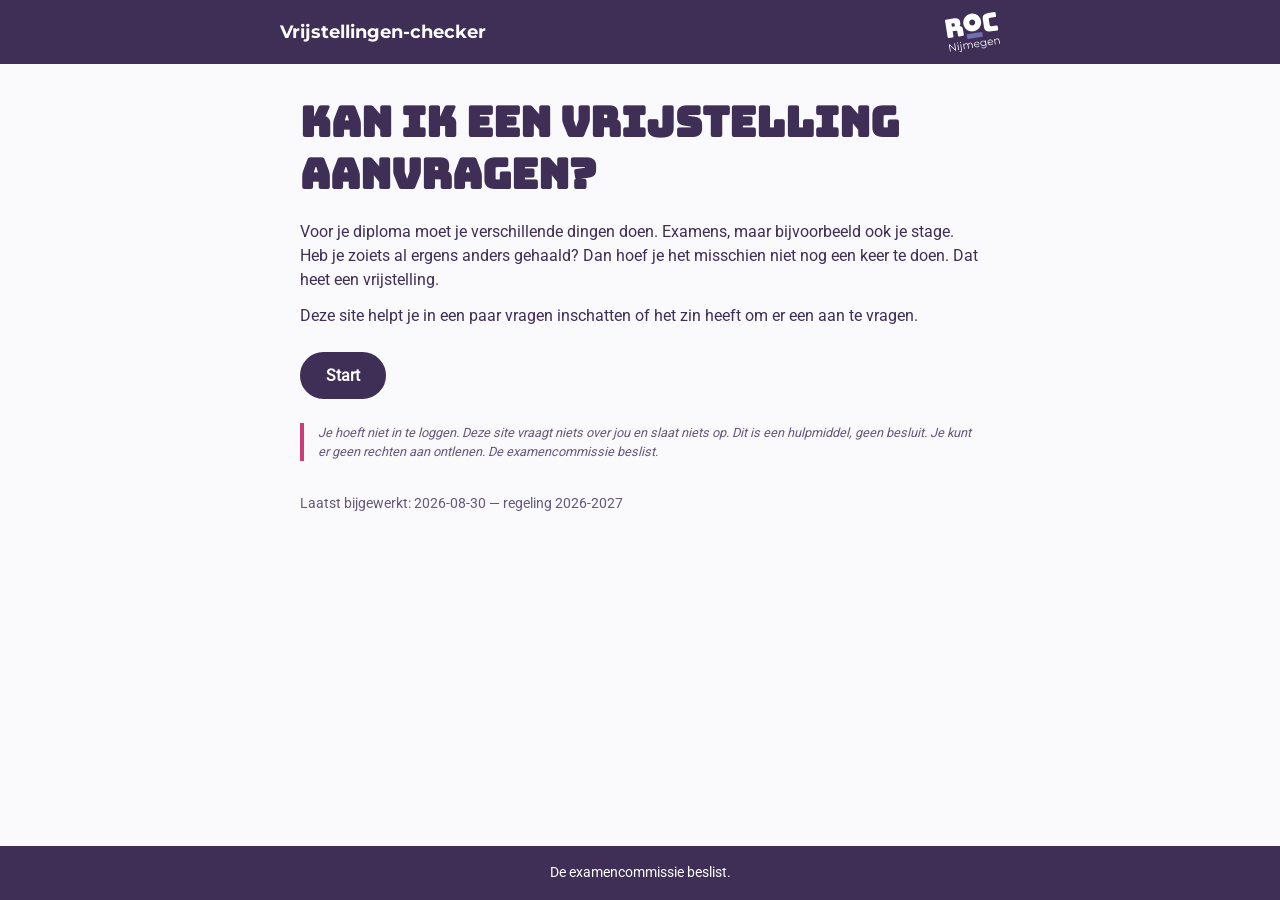
<file: index.html>
<!DOCTYPE html>
<html lang="nl">
<head>
<meta charset="utf-8">
<meta name="viewport" content="width=device-width, initial-scale=1">
<title>Kan ik een vrijstelling aanvragen? — ROC Nijmegen</title>
<meta name="description" content="Interactieve checker: heeft het zin om een vrijstelling aan te vragen bij ROC Nijmegen?">
<link rel="stylesheet" href="css/stijl.css">
</head>
<body>
<noscript>
  <div class="noscript-melding">
    <p>Deze site werkt niet zonder JavaScript. Neem contact op met je studieloopbaanbegeleider
    (slb&#8217;er) om te bespreken of een vrijstelling voor jou zin heeft.</p>
  </div>
</noscript>

<header class="header">
  <div class="header-binnen">
    <span class="header-titel">Vrijstellingen-checker</span>
    <img src="assets/logowit_transp.svg" alt="ROC Nijmegen" class="header-logo">
  </div>
</header>

<main id="hoofd" class="hoofd">
  <div id="app" aria-live="polite"></div>
</main>

<footer class="footer">
  <p>De examencommissie beslist.</p>
</footer>

<script src="js/regels.js"></script>
<script src="js/engine.js"></script>
<script src="js/ui.js"></script>
</body>
</html>
</file>
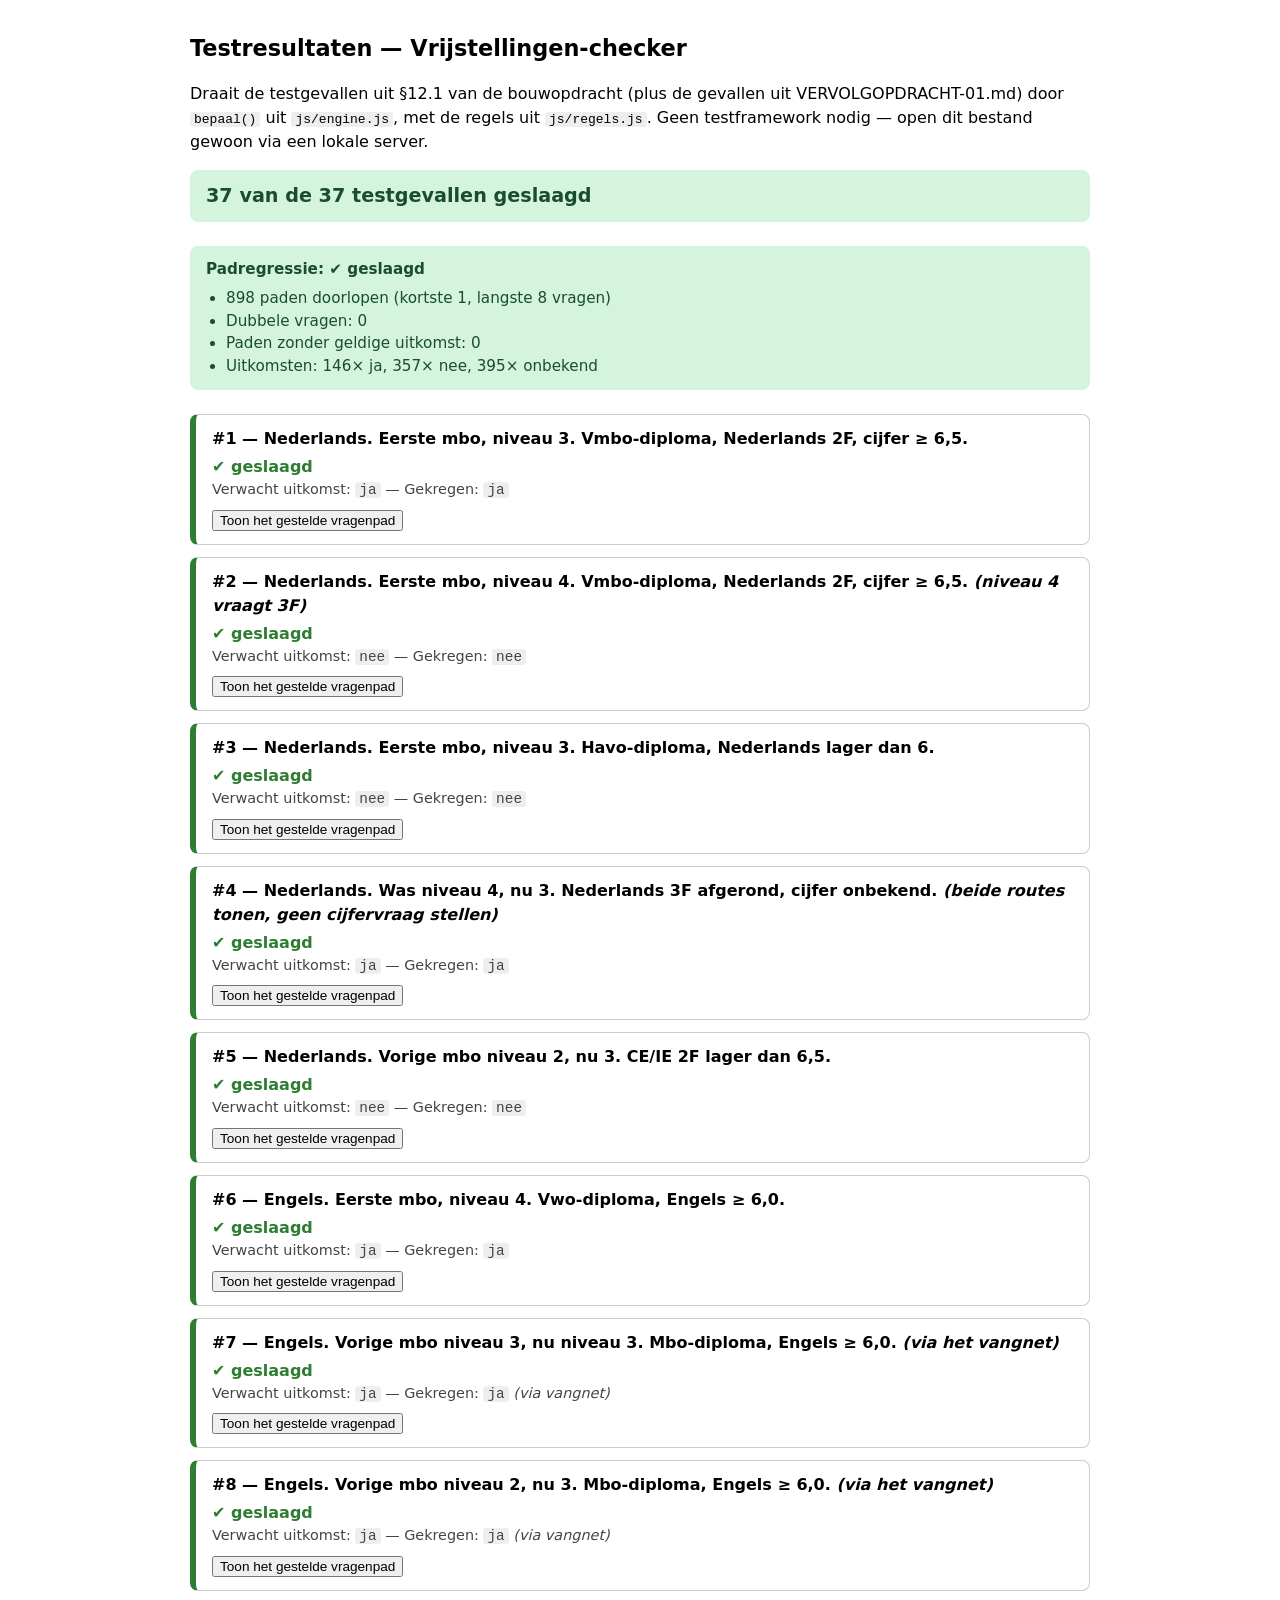
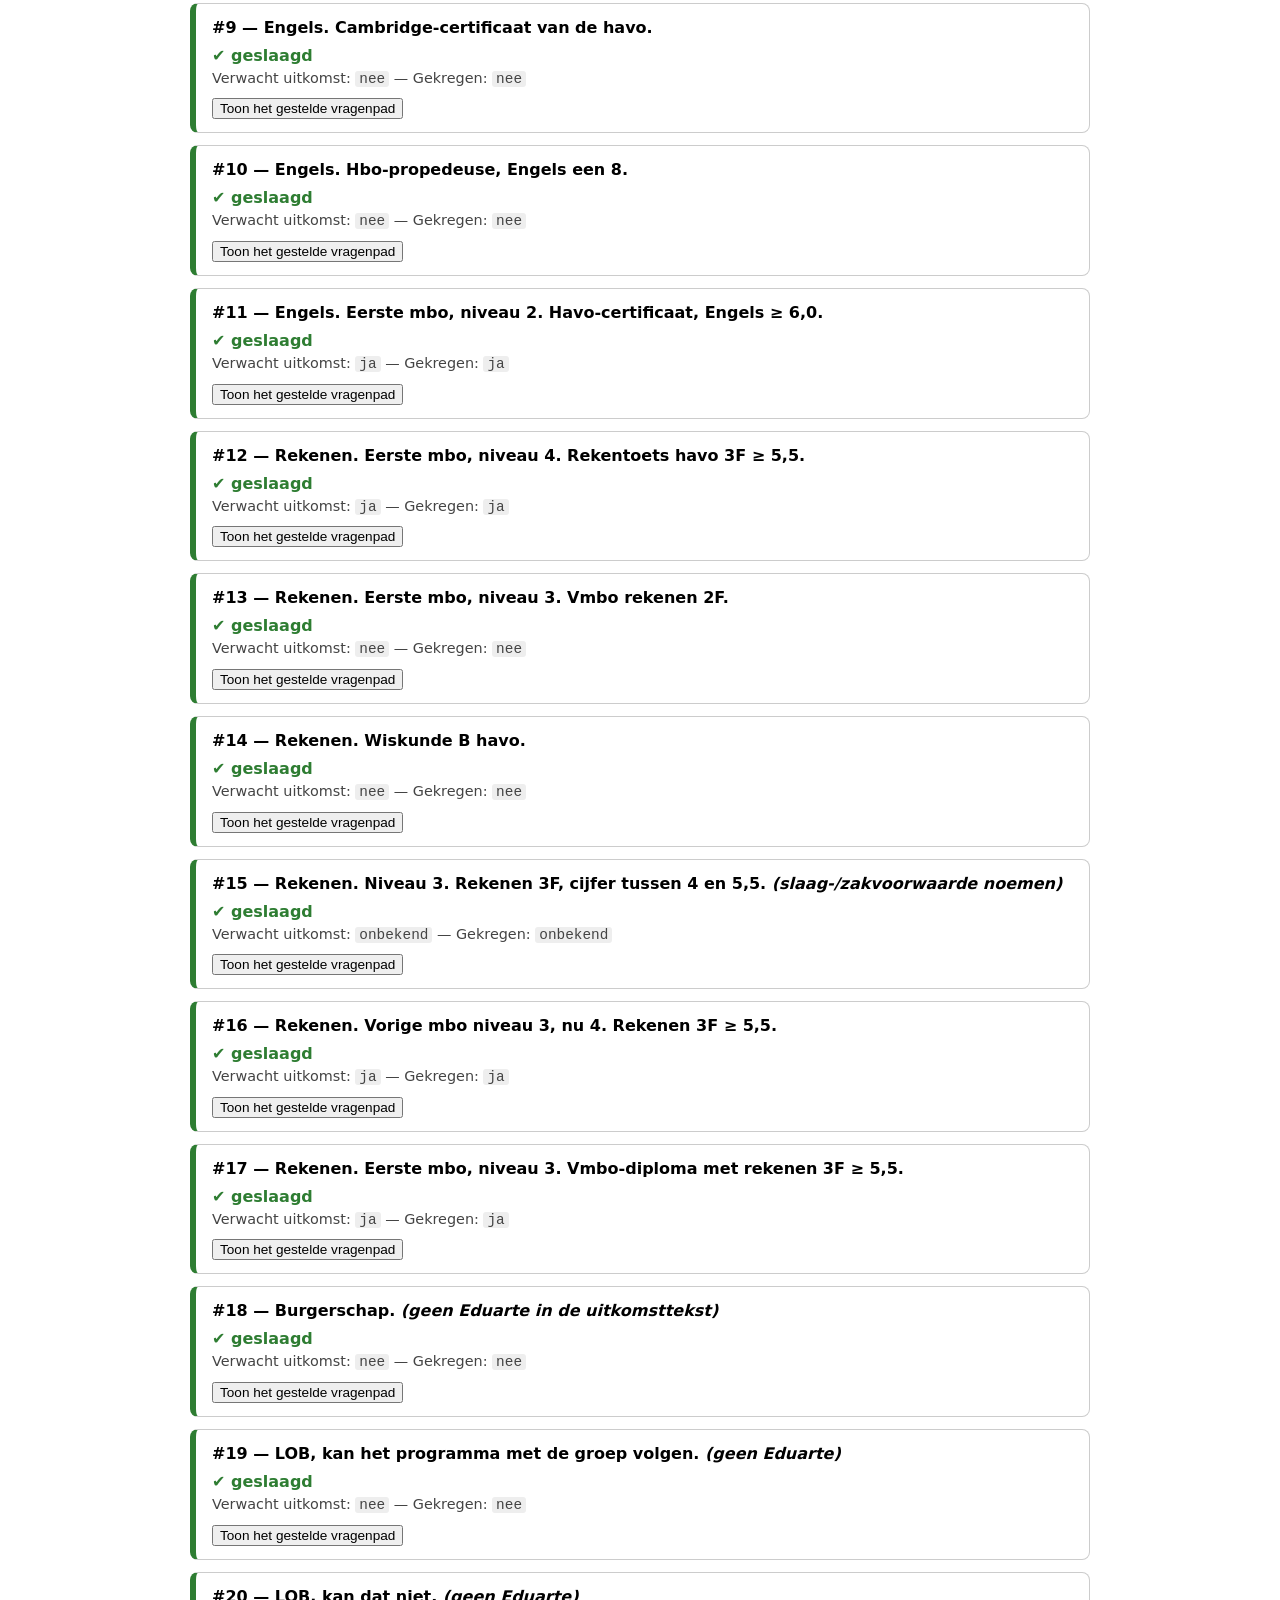
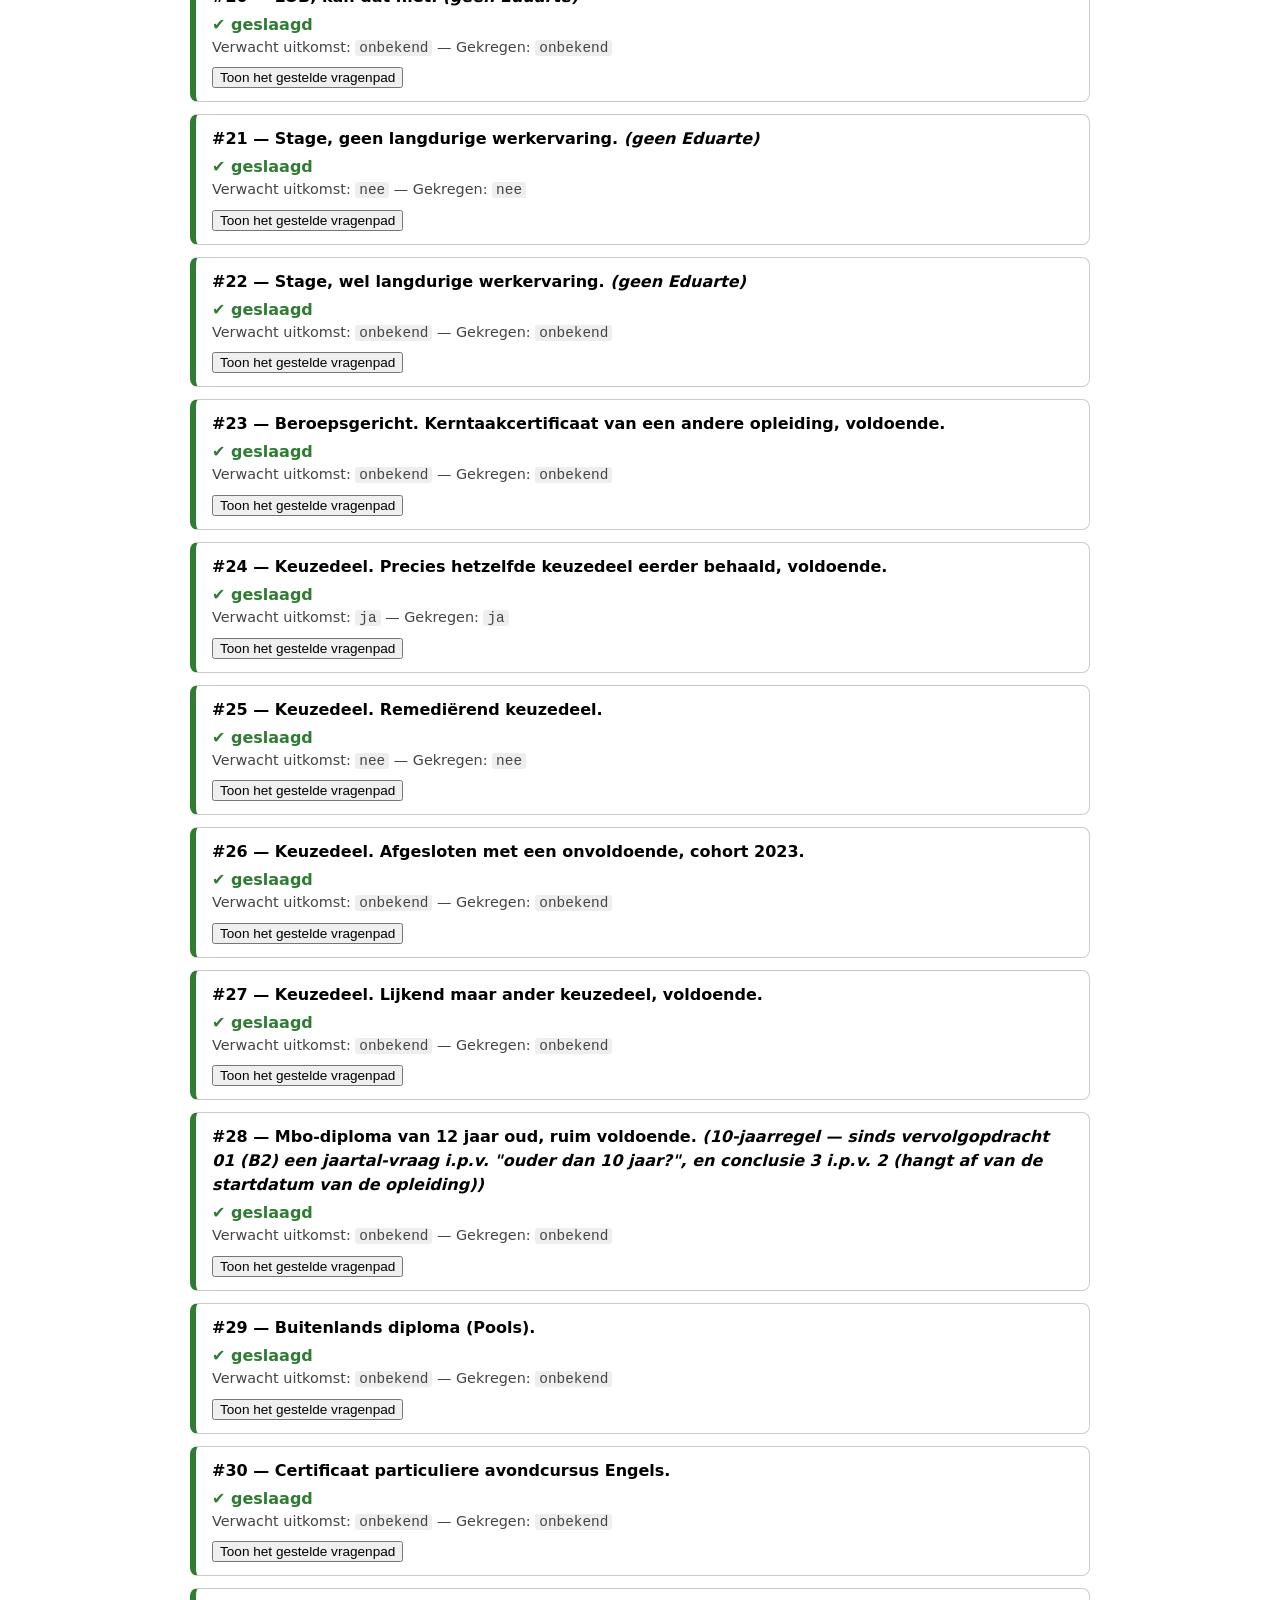
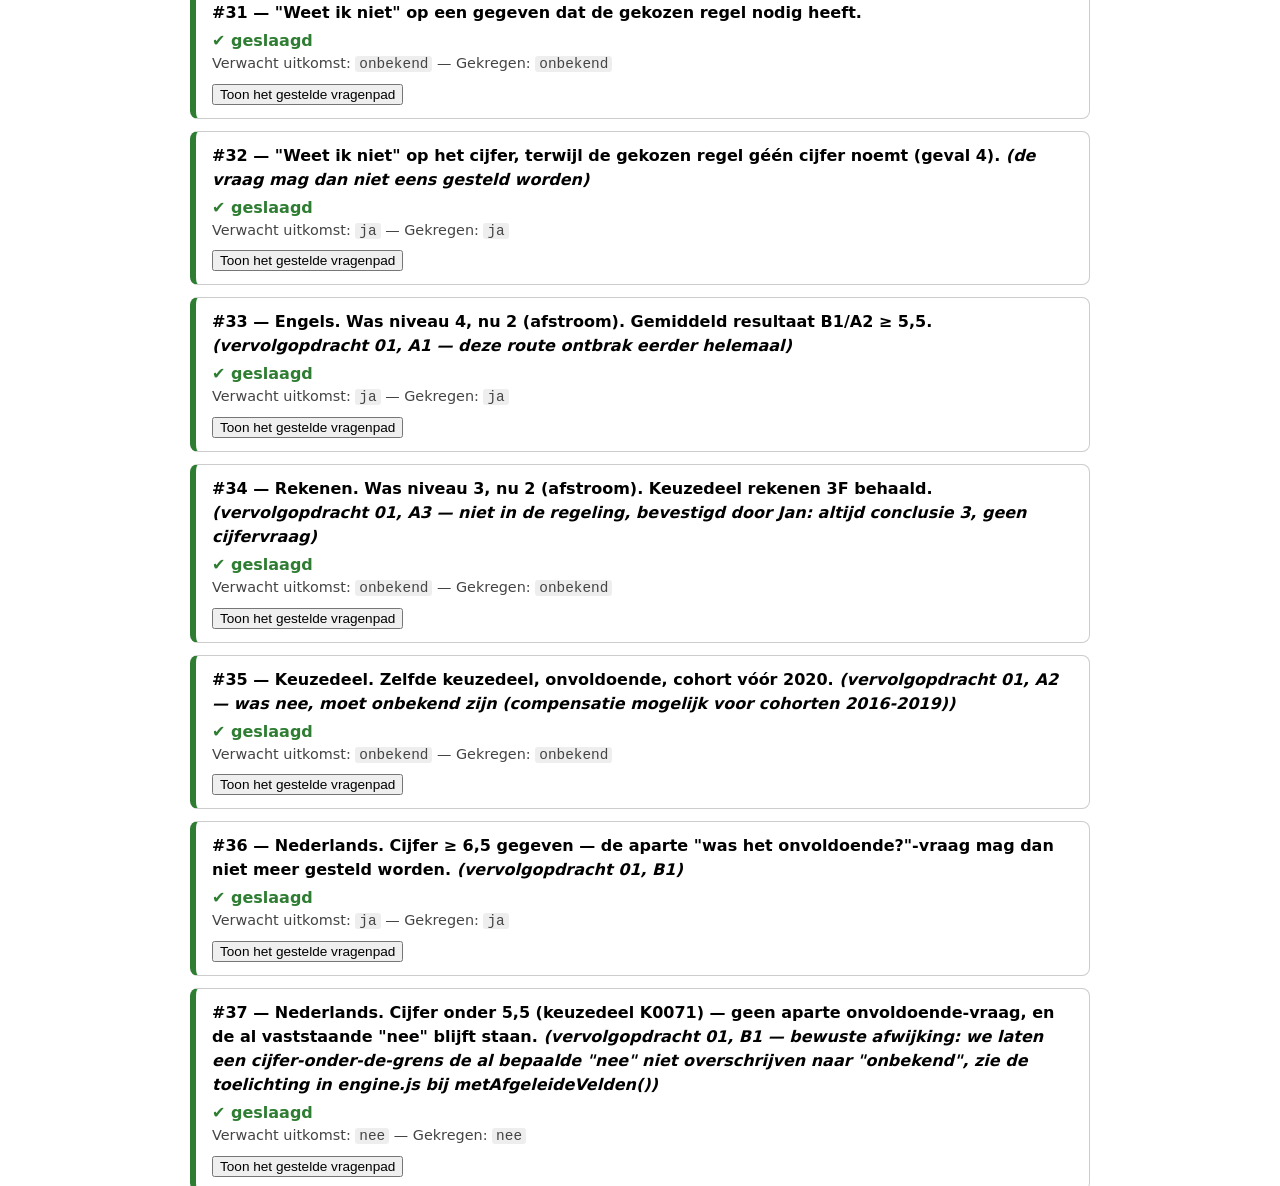
<file: test/run.html>
<!DOCTYPE html>
<html lang="nl">
<head>
<meta charset="utf-8">
<title>Testresultaten — Vrijstellingen-checker</title>
<meta name="robots" content="noindex">
<style>
  :root { color-scheme: light dark; }
  body { font-family: system-ui, sans-serif; max-width: 900px; margin: 2rem auto; padding: 0 1rem; line-height: 1.5; }
  h1 { font-size: 1.4rem; }
  #score { font-size: 1.2rem; font-weight: bold; padding: 0.75rem 1rem; border-radius: 8px; margin-bottom: 1.5rem; }
  #score.alles-geslaagd { background: #d4f4dd; color: #1a4d2e; }
  #score.er-zijn-fouten { background: #fbdada; color: #6b1414; }
  .geval { border: 1px solid #ccc; border-radius: 8px; padding: 0.75rem 1rem; margin-bottom: 0.75rem; }
  .geval.geslaagd { border-left: 6px solid #2e7d32; }
  .geval.gezakt { border-left: 6px solid #c62828; background: #fff5f5; }
  .geval h3 { margin: 0 0 0.25rem; font-size: 1rem; }
  .status { font-weight: bold; }
  .geslaagd .status { color: #2e7d32; }
  .gezakt .status { color: #c62828; }
  .details { font-size: 0.9rem; color: #444; }
  button { margin-top: 0.5rem; font-size: 0.85rem; cursor: pointer; }
  .pad { margin-top: 0.5rem; font-size: 0.85rem; background: #f5f5f5; padding: 0.5rem 0.75rem; border-radius: 6px; display: none; }
  .pad.open { display: block; }
  .pad ol { margin: 0.25rem 0 0; padding-left: 1.25rem; }
  code { background: #eee; padding: 0 0.25rem; border-radius: 3px; }
  #padregressie { font-size: 0.95rem; padding: 0.75rem 1rem; border-radius: 8px; margin-bottom: 1.5rem; }
  #padregressie.alles-geslaagd { background: #d4f4dd; color: #1a4d2e; }
  #padregressie.er-zijn-fouten { background: #fbdada; color: #6b1414; }
  #padregressie ul { margin: 0.35rem 0 0; padding-left: 1.25rem; }
</style>
</head>
<body>
<h1>Testresultaten — Vrijstellingen-checker</h1>
<p>Draait de testgevallen uit §12.1 van de bouwopdracht (plus de gevallen uit
VERVOLGOPDRACHT-01.md) door <code>bepaal()</code> uit <code>js/engine.js</code>, met de regels
uit <code>js/regels.js</code>. Geen testframework nodig — open dit bestand gewoon via een lokale
server.</p>
<div id="score"></div>
<div id="padregressie"></div>
<div id="gevallen"></div>

<script src="../js/regels.js"></script>
<script src="../js/engine.js"></script>
<script src="cases.js"></script>
<script>
(function () {
  const data = window;
  const container = document.getElementById('gevallen');
  let geslaagd = 0;

  TESTGEVALLEN.forEach((geval) => {
    const { pad, resultaat } = simuleerPad(geval.antwoorden, data);
    const gekregen = resultaat.type === 'uitkomst' ? resultaat.uitkomst : `(geen uitkomst — nog vraag "${resultaat.vraag}")`;
    let ok = resultaat.type === 'uitkomst' && resultaat.uitkomst === geval.verwacht;
    const extraProblemen = [];

    if (geval.controleerGeenVeld) {
      const gevraagd = pad.filter((p) => geval.controleerGeenVeld.includes(p.veld));
      if (gevraagd.length > 0) {
        ok = false;
        extraProblemen.push(`Deze vraag had niet gesteld mogen worden: ${gevraagd.map((p) => p.veld).join(', ')}`);
      }
    }
    if (geval.controleerVangnet && resultaat.viaVangnet !== true) {
      ok = false;
      extraProblemen.push('Verwacht dat dit via het vangnet (§6.2) zou lopen, maar dat gebeurde niet.');
    }

    if (ok) geslaagd += 1;

    const div = document.createElement('div');
    div.className = 'geval ' + (ok ? 'geslaagd' : 'gezakt');
    const uitleg = geval.toelichting ? ` <em>(${geval.toelichting})</em>` : '';
    div.innerHTML = `
      <h3>#${geval.nr} — ${geval.omschrijving}${uitleg}</h3>
      <div class="status">${ok ? '✔ geslaagd' : '✘ gezakt'}</div>
      <div class="details">
        Verwacht uitkomst: <code>${geval.verwacht}</code> —
        Gekregen: <code>${gekregen}</code>${resultaat.viaVangnet ? ' <em>(via vangnet)</em>' : ''}
        ${extraProblemen.length ? '<br>' + extraProblemen.map((p) => '⚠ ' + p).join('<br>') : ''}
      </div>
      <button type="button">Toon het gestelde vragenpad</button>
      <div class="pad">
        <ol>
          ${pad.map((p) => `<li><strong>${p.vraag}</strong> (veld: <code>${p.veld}</code>) → gegeven: <code>${JSON.stringify(p.gegeven)}</code></li>`).join('')}
        </ol>
        ${resultaat.type === 'uitkomst' && resultaat.regel ? `<p>Toegepaste regel: <code>${resultaat.regel.id}</code><br>Bron: ${resultaat.regel.bron}</p>` : ''}
      </div>
    `;
    const knop = div.querySelector('button');
    const padDiv = div.querySelector('.pad');
    knop.addEventListener('click', () => padDiv.classList.toggle('open'));
    container.appendChild(div);
  });

  const scoreDiv = document.getElementById('score');
  const totaal = TESTGEVALLEN.length;
  scoreDiv.textContent = `${geslaagd} van de ${totaal} testgevallen geslaagd`;
  scoreDiv.className = geslaagd === totaal ? 'alles-geslaagd' : 'er-zijn-fouten';

  // ---------------------------------------------------------------------
  // Padregressie: speel ÉÉN KEER elk mogelijk pad door de motor af (elke
  // combinatie van antwoorden), en controleer dat geen enkel veld twee keer
  // wordt gevraagd op hetzelfde pad, en dat elk pad in een geldige uitkomst
  // eindigt. Dit was hét probleem van de oude chatbotversie — bewaak het
  // bij elke wijziging aan regels.js/engine.js. Zie VERVOLGOPDRACHT-01.md.
  // ---------------------------------------------------------------------
  function alleParen(maxPaden) {
    const paden = [];
    const dubbel = [];
    (function ga(antwoorden, gevraagd) {
      if (paden.length >= maxPaden) return;
      const stap = bepaal(antwoorden, data);
      if (!stap) return;
      if (stap.type === 'uitkomst') {
        paden.push({ antwoorden: { ...antwoorden }, uitkomst: stap.uitkomst });
        return;
      }
      if (gevraagd.includes(stap.veld)) {
        dubbel.push({ veld: stap.veld, antwoorden: { ...antwoorden } });
        return;
      }
      for (const optie of stap.opties) {
        ga({ ...antwoorden, [stap.veld]: optie.waarde }, [...gevraagd, stap.veld]);
      }
    })({}, []);
    return { paden, dubbel };
  }

  const { paden, dubbel } = alleParen(50000);
  const geenGeldigeUitkomst = paden.filter((p) => !['ja', 'nee', 'onbekend'].includes(p.uitkomst));
  const lengtes = paden.map((p) => Object.keys(p.antwoorden).length);
  const telling = { ja: 0, nee: 0, onbekend: 0 };
  paden.forEach((p) => { if (telling[p.uitkomst] !== undefined) telling[p.uitkomst] += 1; });

  const padregressieDiv = document.getElementById('padregressie');
  const padregressieOk = dubbel.length === 0 && geenGeldigeUitkomst.length === 0;
  padregressieDiv.className = padregressieOk ? 'alles-geslaagd' : 'er-zijn-fouten';
  padregressieDiv.innerHTML = `
    <strong>Padregressie: ${padregressieOk ? '✔ geslaagd' : '✘ gezakt'}</strong>
    <ul>
      <li>${paden.length} paden doorlopen (kortste ${Math.min(...lengtes)}, langste ${Math.max(...lengtes)} vragen)</li>
      <li>Dubbele vragen: ${dubbel.length} ${dubbel.length === 0 ? '' : '⚠ moet 0 zijn — ' + dubbel.slice(0, 5).map((d) => d.veld).join(', ')}</li>
      <li>Paden zonder geldige uitkomst: ${geenGeldigeUitkomst.length}</li>
      <li>Uitkomsten: ${telling.ja}× ja, ${telling.nee}× nee, ${telling.onbekend}× onbekend</li>
    </ul>
  `;
})();
</script>
</body>
</html>
</file>
<file: css/stijl.css>
/* Huisstijl ROC Nijmegen — zie §4 van de bouwopdracht. Kleuren en fonts
   zijn letterlijk overgenomen; niets komt van een CDN. */

@font-face {
  font-family: 'Montserrat';
  font-weight: 700;
  font-style: normal;
  font-display: swap;
  src: url('../assets/fonts/montserrat-bold.woff2') format('woff2');
}
@font-face {
  font-family: 'Montserrat';
  font-weight: 900;
  font-style: normal;
  font-display: swap;
  src: url('../assets/fonts/montserrat-black.woff2') format('woff2');
}
@font-face {
  font-family: 'Roboto';
  font-weight: 400;
  font-style: normal;
  font-display: swap;
  src: url('../assets/fonts/roboto-regular.woff2') format('woff2');
}
@font-face {
  font-family: 'Bungee';
  font-weight: 400;
  font-style: normal;
  font-display: swap;
  src: url('../assets/fonts/bungee-regular.woff2') format('woff2');
}

:root {
  --paars-donker: #3f2e56;
  --paars-midden: #6e6eb4;
  --blauw-licht: #98d3eb;
  --roze: #cd3c74;
  --geel: #eead29;

  --paars-donker-licht20: color-mix(in srgb, var(--paars-donker) 80%, white);
  --paars-donker-licht40: color-mix(in srgb, var(--paars-donker) 60%, white);
  --paars-midden-licht40: color-mix(in srgb, var(--paars-midden) 60%, white);
  --paars-midden-donker20: color-mix(in srgb, var(--paars-midden) 80%, black);
  --blauw-licht-donker20: color-mix(in srgb, var(--blauw-licht) 80%, black);

  --wit: #ffffff;
  --achtergrond: #faf9fc;
  --tekst: var(--paars-donker);

  --font-kop: 'Montserrat', system-ui, sans-serif;
  --font-titel: 'Bungee', var(--font-kop);
  --font-tekst: 'Roboto', system-ui, sans-serif;

  --radius: 16px;
  color-scheme: light;
}

* { box-sizing: border-box; }

html, body {
  margin: 0;
  padding: 0;
  background: var(--achtergrond);
  color: var(--tekst);
  font-family: var(--font-tekst);
  font-size: 16px;
  line-height: 1.5;
}

body {
  min-height: 100vh;
  display: flex;
  flex-direction: column;
}

h1, h2, h3, legend {
  font-family: var(--font-kop);
  font-weight: 700;
  line-height: 1.25;
  color: var(--paars-donker);
}

a { color: var(--paars-donker); }

.noscript-melding {
  background: var(--geel);
  color: var(--paars-donker);
  padding: 1.5rem;
  text-align: center;
  font-weight: 700;
}

/* -------- Header / footer -------- */
.header {
  background: var(--paars-donker);
  color: var(--wit);
  padding: 0.75rem 1.25rem;
}
.header-binnen {
  max-width: 720px;
  margin: 0 auto;
  display: flex;
  align-items: center;
  justify-content: space-between;
  gap: 1rem;
}
.header-titel {
  font-family: var(--font-kop);
  font-weight: 700;
  font-size: 1.1rem;
}
.header-logo {
  height: 40px;
  width: auto;
  flex-shrink: 0;
}

.footer {
  background: var(--paars-donker);
  color: var(--wit);
  text-align: center;
  padding: 1rem;
  margin-top: auto;
  font-size: 0.9rem;
}
.footer p { margin: 0; }

.hoofd {
  flex: 1;
  max-width: 720px;
  width: 100%;
  margin: 0 auto;
  padding: 1.5rem 1.25rem 3rem;
}

/* -------- Startscherm -------- */
.start-titel {
  font-family: var(--font-titel);
  font-size: clamp(1.8rem, 6vw, 2.6rem);
  margin: 0.5rem 0 1.25rem;
}
.start-uitleg p { margin: 0 0 0.75rem; }
.start-knop-wrap { margin: 1.5rem 0; }
.start-meta {
  font-size: 0.85rem;
  color: var(--paars-donker-licht20);
  margin-top: 2rem;
}

/* -------- Knoppen -------- */
.knop {
  font-family: var(--font-tekst);
  font-size: 1rem;
  font-weight: 700;
  border: 2px solid var(--paars-donker);
  border-radius: 999px;
  padding: 0.75rem 1.5rem;
  min-height: 44px;
  min-width: 44px;
  cursor: pointer;
  background: var(--wit);
  color: var(--paars-donker);
}
.knop-primair {
  background: var(--paars-donker);
  color: var(--wit);
}
.knop-primair:hover { background: var(--paars-donker-licht20); border-color: var(--paars-donker-licht20); }
.knop-secundair:hover { background: var(--achtergrond); }
.knop:focus-visible, a:focus-visible, .antwoord-knop:focus-visible, .gewijzigd-item:focus-visible {
  outline: 3px solid var(--paars-midden);
  outline-offset: 2px;
}
.knoppenrij {
  display: flex;
  gap: 0.75rem;
  flex-wrap: wrap;
  margin-top: 1.5rem;
}

/* -------- Voortgang -------- */
.voortgang {
  margin-bottom: 1.25rem;
}
.voortgang-tekst {
  font-size: 0.9rem;
  font-weight: 700;
  margin-bottom: 0.35rem;
}
.voortgang-balk-buiten {
  height: 8px;
  border-radius: 999px;
  background: var(--paars-midden-licht40);
  overflow: hidden;
}
.voortgang-balk-binnen {
  height: 100%;
  background: var(--paars-midden);
  border-radius: 999px;
  transition: width 0.2s ease;
}

/* -------- Wat je al hebt ingevuld -------- */
.ingevuld {
  border: 1px solid var(--paars-midden-licht40);
  border-radius: var(--radius);
  padding: 0.75rem 1rem;
  margin-bottom: 1.5rem;
  background: var(--wit);
}
.ingevuld h2 {
  font-size: 0.85rem;
  text-transform: uppercase;
  letter-spacing: 0.03em;
  margin: 0 0 0.5rem;
}
.ingevuld ul { list-style: none; margin: 0; padding: 0; display: flex; flex-direction: column; gap: 0.4rem; }
.gewijzigd-item {
  display: flex;
  justify-content: space-between;
  align-items: baseline;
  gap: 0.75rem;
  width: 100%;
  background: none;
  border: none;
  border-bottom: 1px dashed var(--paars-midden-licht40);
  padding: 0.3rem 0;
  font-family: var(--font-tekst);
  font-size: 0.95rem;
  text-align: left;
  cursor: pointer;
  color: var(--tekst);
  border-radius: 4px;
}
.gewijzigd-item:hover { background: var(--achtergrond); }
.gewijzigd-item .label { color: var(--paars-donker-licht20); }
.gewijzigd-item .waarde { font-weight: 700; }
.gewijzigd-item .wijzig-hint { font-size: 0.8rem; color: var(--paars-midden-donker20); text-decoration: underline; }

/* -------- Vraag -------- */
.vraagblok fieldset {
  border: none;
  margin: 0;
  padding: 0;
}
.vraagblok legend {
  font-size: 1.3rem;
  padding: 0;
  margin-bottom: 1rem;
  width: 100%;
}
.opties-groep-titel {
  font-size: 0.8rem;
  font-weight: 700;
  text-transform: uppercase;
  letter-spacing: 0.03em;
  color: var(--paars-midden-donker20);
  margin: 1rem 0 0.4rem;
}
.opties-groep-titel:first-of-type { margin-top: 0; }
.opties {
  display: flex;
  flex-direction: column;
  gap: 0.6rem;
}
.antwoord-knop {
  font-family: var(--font-tekst);
  font-size: 1rem;
  text-align: left;
  border: 2px solid var(--paars-midden-licht40);
  border-radius: var(--radius);
  padding: 0.9rem 1.1rem;
  min-height: 44px;
  background: var(--wit);
  color: var(--tekst);
  cursor: pointer;
}
.antwoord-knop:hover { border-color: var(--paars-midden); }
.antwoord-knop.geselecteerd {
  background: var(--blauw-licht);
  border-color: var(--paars-donker);
  color: var(--paars-donker);
  font-weight: 700;
}
.antwoord-knop.weet-ik-niet {
  border-style: dashed;
  color: var(--paars-donker-licht20);
}
.tekstveld {
  font-family: var(--font-tekst);
  font-size: 1rem;
  padding: 0.75rem 1rem;
  border: 2px solid var(--paars-midden-licht40);
  border-radius: var(--radius);
  width: 100%;
  min-height: 44px;
}
.tekstveld:focus-visible { outline: 3px solid var(--paars-midden); outline-offset: 2px; }
.veldlabel { display: block; font-weight: 700; margin: 1rem 0 0.4rem; }

/* -------- Uitkomstscherm -------- */
.uitkomst-kop {
  font-size: 1.5rem;
  padding: 1rem 1.25rem;
  border-radius: var(--radius);
  margin-bottom: 1.25rem;
}
.uitkomst-ja { background: var(--blauw-licht); color: var(--paars-donker); }
.uitkomst-nee { background: var(--geel); color: var(--paars-donker); }
.uitkomst-onbekend { background: var(--paars-donker); color: var(--wit); }

.uitkomst-sectie { margin-bottom: 1.25rem; }
.uitkomst-sectie h2 { font-size: 1.05rem; margin-bottom: 0.4rem; }

.balkje {
  display: inline-block;
  width: 3px;
  height: 1em;
  background: var(--blauw-licht);
  transform: skewX(-9deg);
  margin-right: 0.5rem;
  vertical-align: middle;
}

.bevestiging {
  display: inline-block;
  margin-left: 0.75rem;
  font-weight: 700;
  color: var(--paars-donker);
}

.samenvatting-kader {
  font-family: var(--font-tekst);
  font-size: 0.95rem;
  white-space: pre-wrap;
  word-break: break-word;
  background: var(--wit);
  border: 1px solid var(--paars-midden-licht40);
  border-radius: var(--radius);
  padding: 1rem 1.1rem;
  margin: 0;
}

/* -------- Disclaimer-blok (startscherm + uitkomstscherm) -------- */
.let-op {
  border-left: 4px solid var(--roze);
  padding-left: 0.85rem;
  margin: 1.5rem 0 1rem;
}
.let-op p {
  font-style: italic;
  font-size: 0.8rem;
  color: var(--paars-donker-licht20);
  margin: 0;
}

@media (max-width: 420px) {
  .header-logo { height: 32px; }
  .hoofd { padding: 1.25rem 1rem 2.5rem; }
}

/* Tablet: iets ruimere marges dan telefoon, maar niet meteen de volle
   desktopbreedte van .hoofd benutten (vervolgopdracht 01, D2). */
@media (min-width: 421px) and (max-width: 768px) {
  .hoofd { padding: 1.75rem 2rem 3rem; }
  .opties { gap: 0.75rem; }
}
</file>
